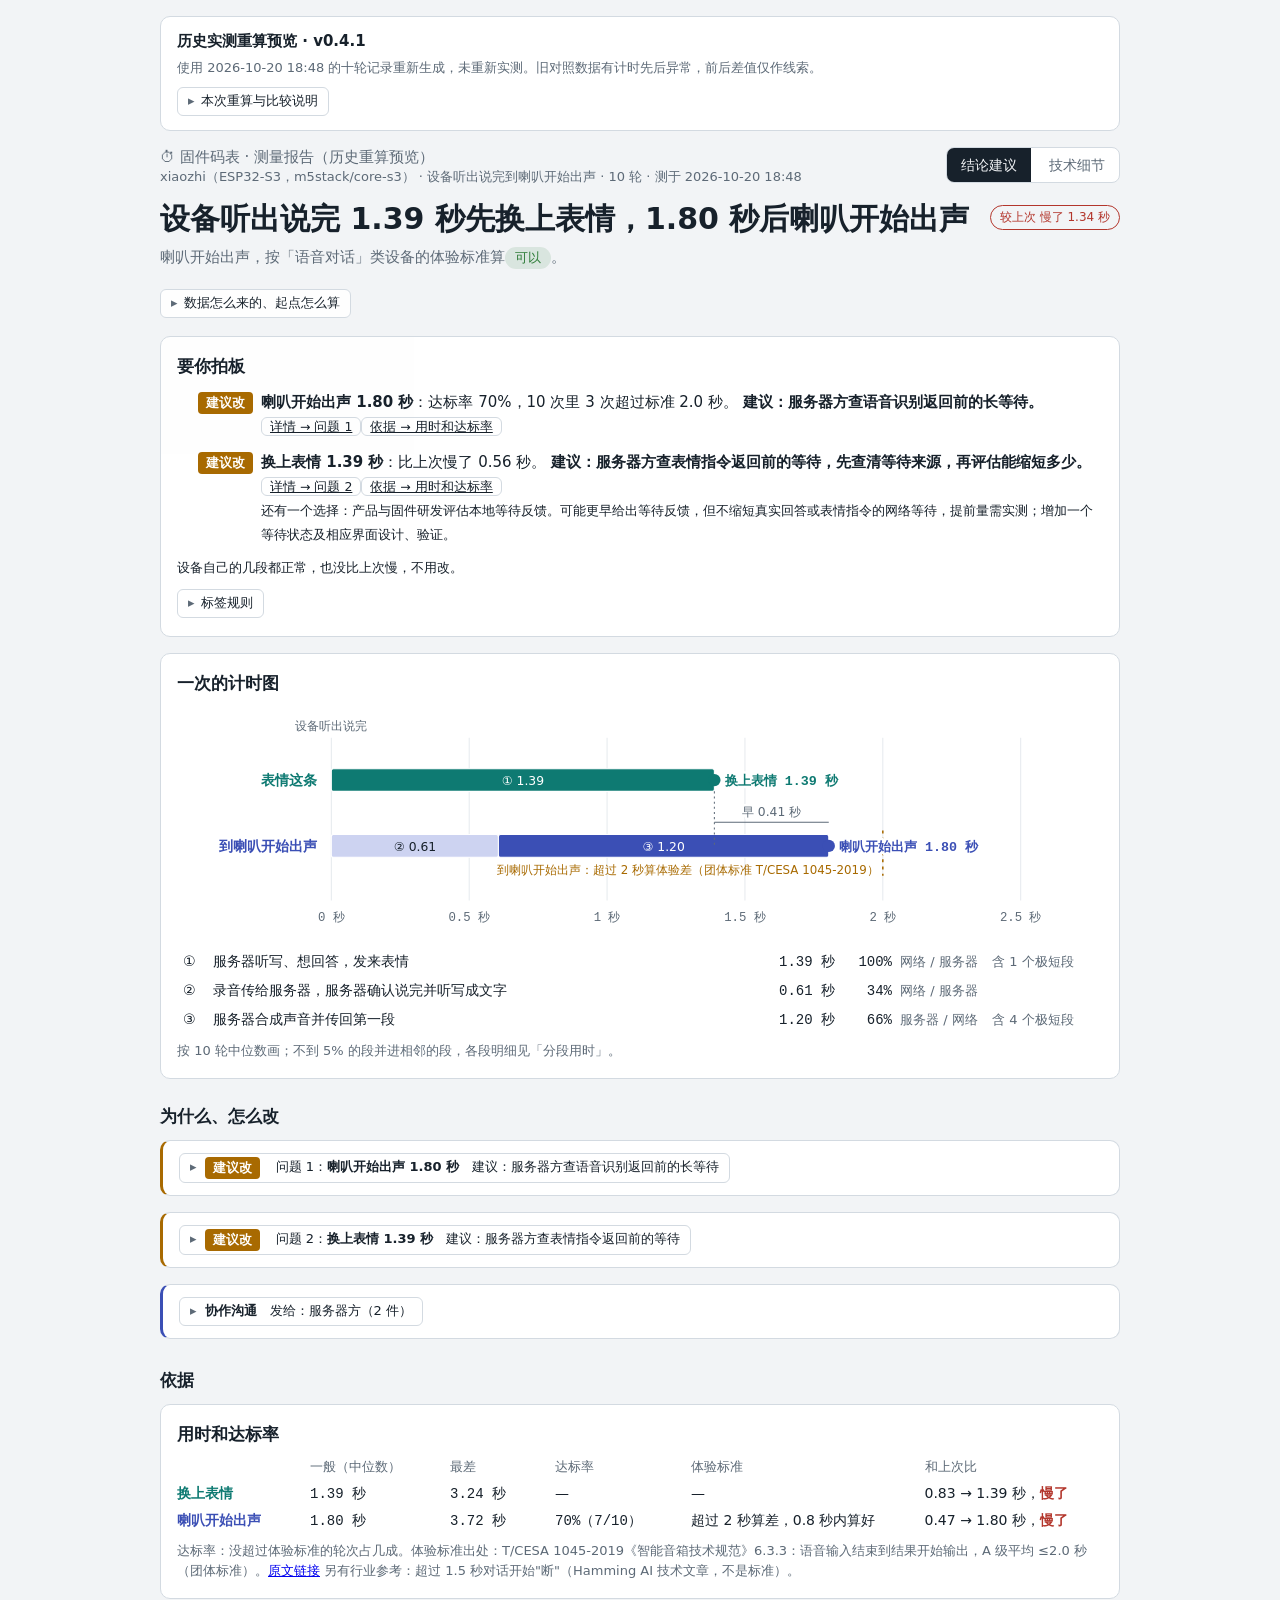
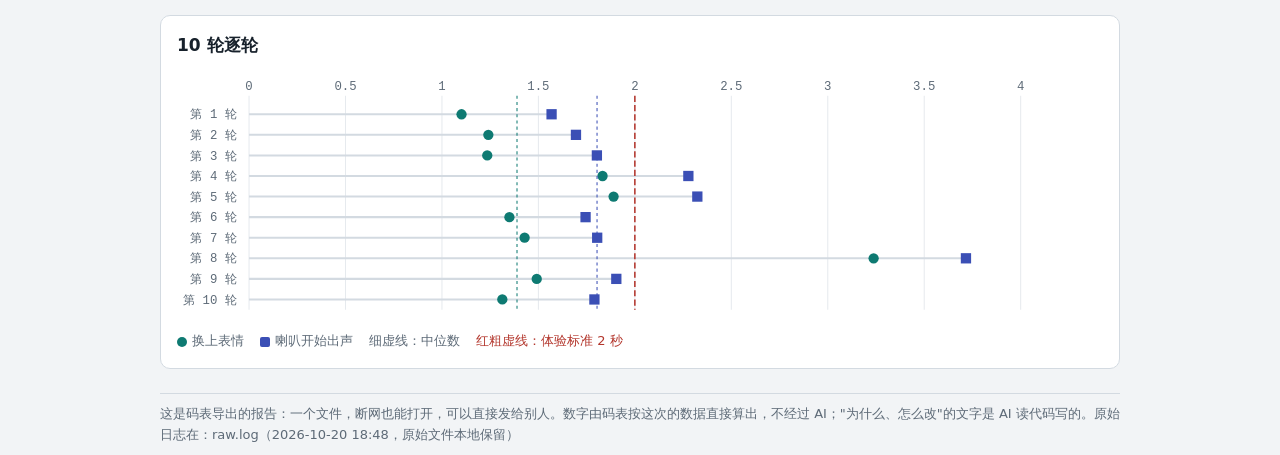
<file: docs/index.html>
<!doctype html>
<html lang="zh-CN">
<head>
  <meta charset="utf-8">
  <meta name="viewport" content="width=device-width, initial-scale=1">
  <meta http-equiv="refresh" content="0; url=示例/小智-说完话到开口.html">
  <title>固件码表 · 完整报告</title>
</head>
<body>
  <p><a href="示例/小智-说完话到开口.html">查看固件码表十轮测量完整报告</a></p>
</body>
</html>
</file>
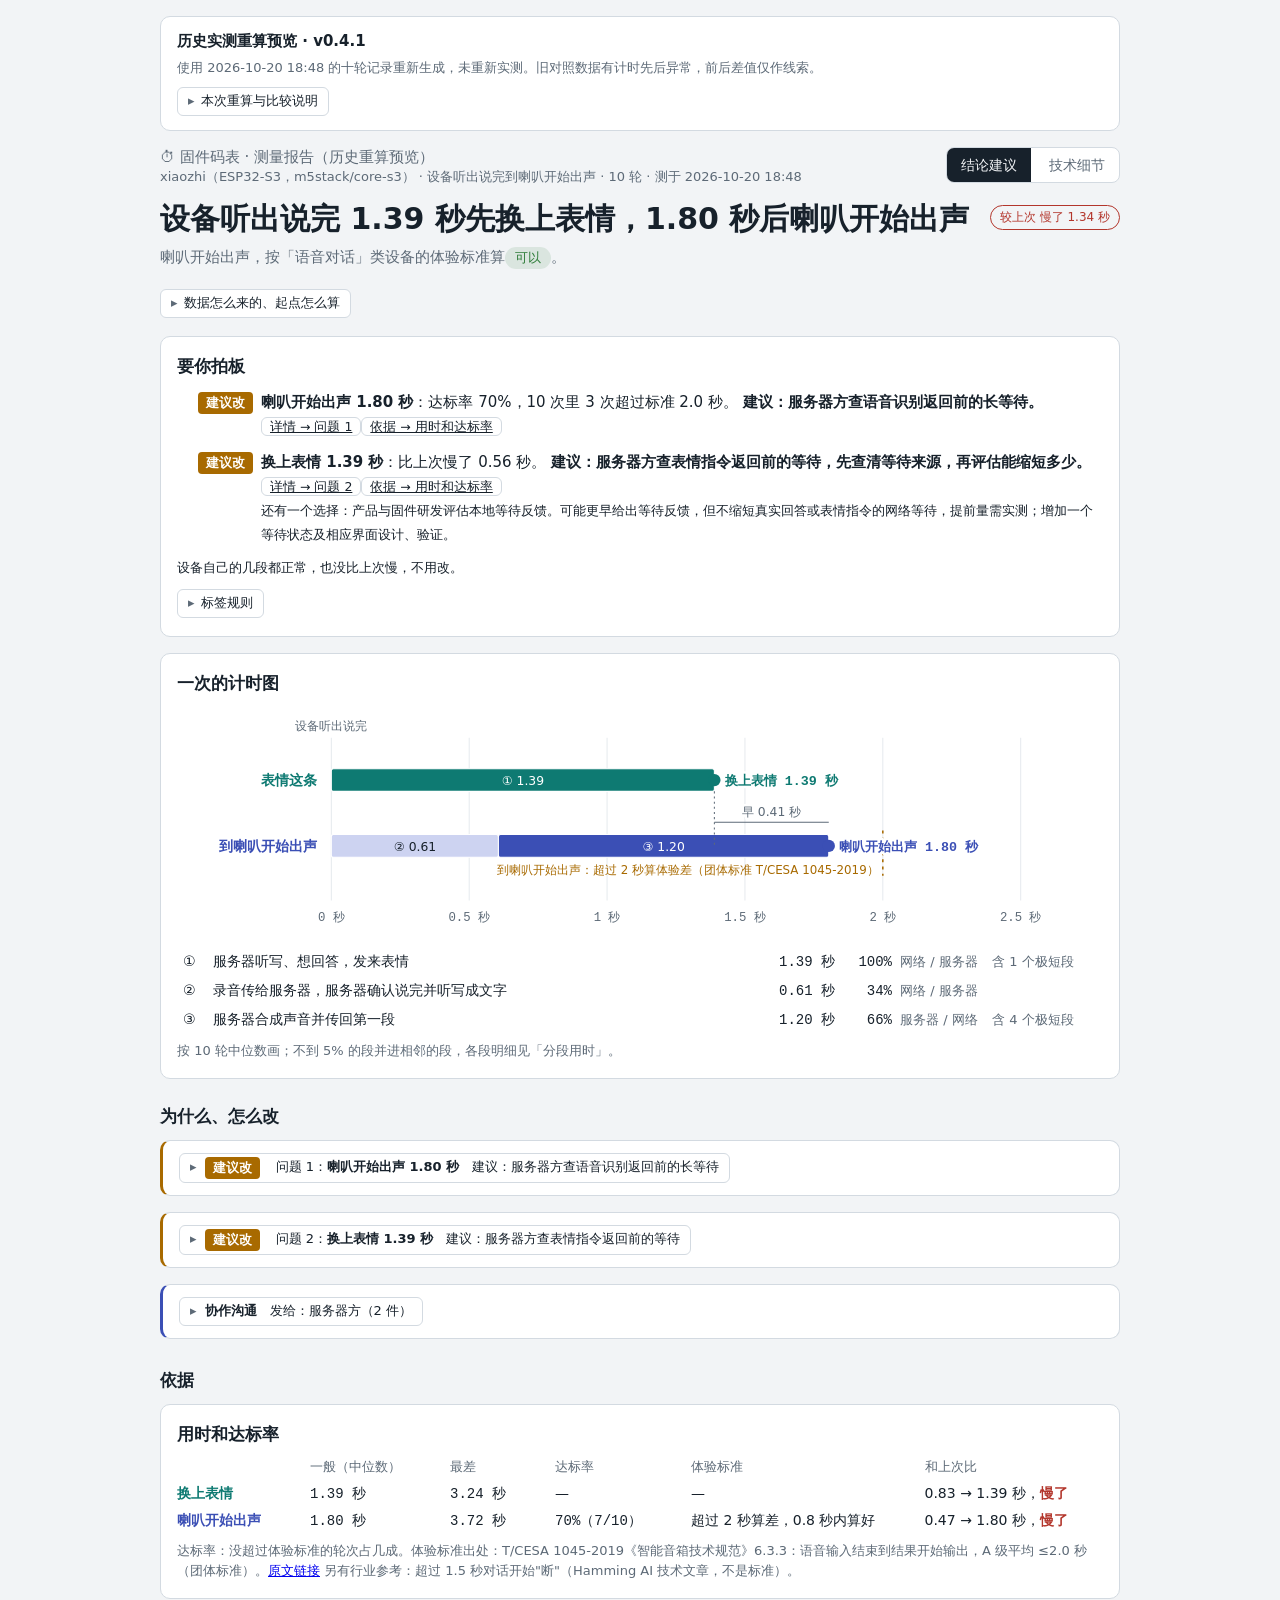
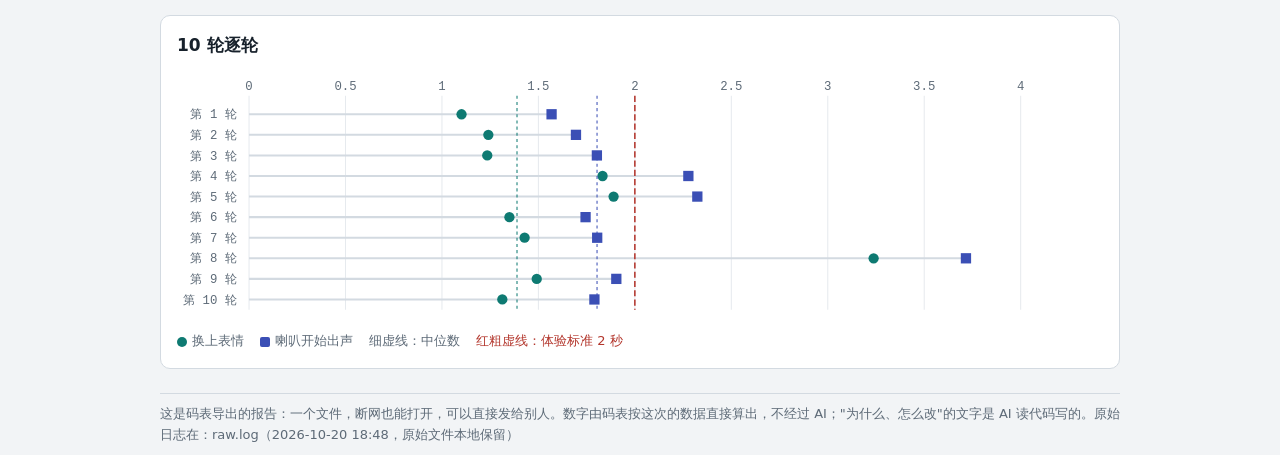
<file: docs/示例/小智-说完话到开口.html>
<!doctype html><html lang="zh-CN"><head><meta charset="utf-8"><meta name="viewport" content="width=device-width,initial-scale=1"><title>码表报告 · xiaozhi（ESP32-S3，m5stack/core-s3） · 设备听出说完到喇叭开始出声 · 10 轮</title><style>/* 布局：仪表读数式，图按通用数据画（起点 + 几条线 + 每条线的段） */
:root{
  --bg:#f2f4f6; --panel:#ffffff; --fg:#17212b; --muted:#5d6a77; --line:#d3dae1; --soft:#e6eaee;
  --face:#0e7a72; --face-soft:#bfe3df; --speak:#3b4fb5; --speak-soft:#cdd3f1;
  --ok:#2f7d3a; --warn:#a86a00; --bad:#b3362c; --bad-soft:#f6dcd8; --est:#8a96a3;
  --sans:"Noto Sans SC","PingFang SC","Microsoft YaHei",system-ui,sans-serif;
  --mono:"JetBrains Mono",ui-monospace,"SFMono-Regular",Menlo,Consolas,monospace;
}
@media (prefers-color-scheme: dark){:root:not([data-theme="light"]){
  --bg:#12171c; --panel:#1a2128; --fg:#e4e9ee; --muted:#9aa7b4; --line:#323c46; --soft:#232c35;
  --face:#4cc3b8; --face-soft:#1d4743; --speak:#8b9cf0; --speak-soft:#2c3460;
  --ok:#6cc27a; --warn:#e0a640; --bad:#f07a6e; --bad-soft:#4a2421; --est:#7c8894; color-scheme:dark}}
:root[data-theme="dark"]{
  --bg:#12171c; --panel:#1a2128; --fg:#e4e9ee; --muted:#9aa7b4; --line:#323c46; --soft:#232c35;
  --face:#4cc3b8; --face-soft:#1d4743; --speak:#8b9cf0; --speak-soft:#2c3460;
  --ok:#6cc27a; --warn:#e0a640; --bad:#f07a6e; --bad-soft:#4a2421; --est:#7c8894; color-scheme:dark}
body{background:var(--bg);color:var(--fg);font-family:var(--sans);font-size:15px;line-height:1.6}
.wrap{max-width:980px;margin:0 auto;padding:20px 16px 60px}
.num{font-family:var(--mono);font-variant-numeric:tabular-nums}
header.top{display:flex;flex-wrap:wrap;gap:12px;align-items:center;justify-content:space-between;margin-bottom:16px}
.crumb{color:var(--muted);font-size:13px}
.crumb b{color:var(--fg);font-weight:500}
.drop{border:1.5px dashed var(--line);border-radius:10px;padding:16px;text-align:center;display:flex;flex-direction:column;gap:4px;align-items:center}
.hiwrap{margin-top:12px}.hiwrap>summary{cursor:pointer}
.list .devrow>button.pill{border:1px solid var(--line);border-radius:6px;padding:4px 10px;background:var(--panel);flex:none;font-size:13px}
.devrow{display:flex;justify-content:space-between;align-items:center;gap:8px;padding:6px 2px 10px;border-bottom:1px solid var(--soft)}
.bigask{display:flex;flex-direction:column;align-items:center;gap:6px;text-align:center;border:2px solid var(--speak);border-radius:12px;padding:18px;margin:12px 0}.bigask b{font-size:24px}.bigask.ok{border-color:var(--ok)}.bigask.ok b{color:var(--ok)}
.bgp{font:inherit;display:inline-flex;align-items:center;gap:6px;font-size:13px;color:var(--fg);border:1px solid var(--line);border-radius:999px;padding:3px 10px;margin-right:8px;cursor:pointer;background:var(--panel)}.bgp.ok{color:var(--ok);border-color:var(--ok);cursor:default}.bgp.warn{color:var(--warn);border-color:var(--warn)}
.bgrow{border-top:1px solid var(--line);margin-top:12px;padding-top:10px;font-size:14px;color:var(--fg)}
.bgjob{border-top:1px solid var(--line);margin-top:12px;padding-top:12px}
.chiprow{display:grid;grid-template-columns:7.5em 1fr;gap:10px;align-items:center;margin-top:8px}.chiprow>.note{white-space:nowrap}
.spin{display:inline-block;width:.9em;height:.9em;border:2px solid var(--line);border-top-color:var(--speak);border-radius:50%;animation:sp 1s linear infinite;vertical-align:-2px}@keyframes sp{to{transform:rotate(360deg)}}
.lnk2{border:1px solid var(--line);border-radius:6px;background:none;font:inherit;color:var(--fg);padding:1px 8px;cursor:pointer}
.mock{display:inline-block;font-size:12px;color:var(--warn);border:1px solid var(--warn);border-radius:4px;padding:0 6px;margin-left:8px}
.seg{display:inline-flex;border:1px solid var(--line);border-radius:8px;overflow:hidden;background:var(--panel)}
.seg button{border:0;background:none;color:var(--muted);font:inherit;font-size:14px;padding:6px 14px;cursor:pointer}
.seg button[aria-pressed="true"]{background:var(--fg);color:var(--bg)}
button:focus-visible{outline:2px solid var(--speak);outline-offset:2px}
h1{font-size:clamp(22px,4vw,30px);line-height:1.35;font-weight:700;margin:0 0 6px;text-wrap:balance}
h2{font-size:17px;margin:0 0 10px;font-weight:700}
.sub{color:var(--muted);margin:0 0 18px}
[hidden]{display:none!important}
.panel{background:var(--panel);border:1px solid var(--line);border-radius:10px;padding:16px}
.stack{display:flex;flex-direction:column;gap:16px}
.grid3{display:grid;grid-template-columns:repeat(auto-fit,minmax(240px,1fr));gap:12px}.grid3>*{min-width:0;overflow-wrap:anywhere}
.chip{display:inline-block;font-size:12.5px;font-weight:500;border-radius:999px;padding:1px 10px;white-space:nowrap}
.c-ok{color:var(--ok);background:color-mix(in srgb,var(--ok) 12%,transparent)}
.c-warn{color:var(--warn);background:color-mix(in srgb,var(--warn) 14%,transparent)}
.c-bad{color:var(--bad);background:var(--bad-soft)}
.c-est{color:var(--est);background:color-mix(in srgb,var(--est) 14%,transparent)}
.tlst{list-style:none;padding:0;margin:8px 0 0;font-size:14px}
.tlst li{display:grid;grid-template-columns:1.6em minmax(0,1fr) 5.5em 3.5em 6em 7.5em;gap:0 8px;padding:3px 6px;border-radius:6px;align-items:baseline}
.tlst .r{text-align:right;white-space:nowrap}
.tlst .ow{color:var(--muted);font-size:13px;font-weight:400}
@media (max-width:640px){.tlst li{grid-template-columns:1.6em minmax(0,1fr) 5em 3em}.tlst .ow{grid-column:2/-1}}
.legend{display:flex;flex-wrap:wrap;gap:6px 16px;font-size:13px;color:var(--muted);margin-top:8px}
.sw{display:inline-block;width:14px;height:8px;border-radius:2px;vertical-align:middle;margin-right:5px}
.scroll{overflow-x:auto}
svg text{font-family:var(--sans)}
table{border-collapse:collapse;width:100%;font-size:14px}
th,td{text-align:left;padding:8px 10px;border-bottom:1px solid var(--soft);vertical-align:top}
th{color:var(--muted);font-weight:500;font-size:13px}
td.r,th.r{text-align:right}
.late{background:var(--bad-soft)}
.stale{border-color:var(--warn);background:color-mix(in srgb,var(--warn) 8%,transparent)}
.decide li{margin-bottom:6px}
.card h3{margin:0 0 6px;font-size:15px;display:flex;gap:8px;align-items:center;flex-wrap:wrap}
.card p{margin:0;color:var(--muted);font-size:14px}
.big{font-size:28px;font-weight:600;line-height:1.2}
.tiers{display:grid;grid-template-columns:auto repeat(5,auto);gap:4px 14px;align-items:baseline;font-size:14px}
.tiers .h{color:var(--muted);font-size:12.5px}
.note{font-size:13px;color:var(--muted)}
@media (prefers-reduced-motion:no-preference){.view{animation:fade .25s ease}@keyframes fade{from{opacity:.4}to{opacity:1}}}
.apphd{position:sticky;top:0;z-index:4;background:var(--bg);border-bottom:1px solid var(--line);margin:0 -16px 12px;padding:10px 16px;display:flex;justify-content:space-between;align-items:center;gap:8px}
.brand{border:0;background:none;font:inherit;font-size:17px;font-weight:600;color:var(--fg);cursor:pointer;padding:0}.apphd-r{display:flex;gap:8px}.apphd .pill[aria-current=page]{border-color:var(--fg);color:var(--fg);font-weight:500}
.flow{list-style:none;margin:0 0 14px;padding:0;display:flex;flex-wrap:wrap;gap:6px;align-items:center;font-size:13.5px}.flow li{display:flex;align-items:center;gap:6px;color:var(--muted)}.flow li+li:before{content:'→';color:var(--line)}
.flow .fs{border:1px solid var(--line);border-radius:999px;padding:3px 10px;background:none;font:inherit;color:inherit}.flow .fs.done{color:var(--ok);border-color:color-mix(in srgb,var(--ok) 40%,transparent);cursor:pointer}.flow .fs.cur{color:var(--panel);background:var(--fg);border-color:var(--fg);font-weight:600}.flow .fs.cur.bad{color:var(--panel);background:var(--bad);border-color:var(--bad)}.flow .fs.goon{color:var(--fg);border-color:var(--fg);border-style:dashed;cursor:pointer}.flow .fs.skip{text-decoration:line-through;opacity:.55}
.why{border-left:3px solid var(--speak);background:var(--panel);padding:10px 14px;border-radius:0 8px 8px 0;font-size:14px;color:var(--muted);margin-bottom:16px}
.why b{color:var(--fg)}
.field{display:flex;flex-direction:column;gap:6px}
.field label{font-size:13px;color:var(--muted)}
.inrow{display:flex;flex-wrap:wrap;gap:8px}
.inrow input{flex:1 1 260px;min-width:0}
input[type=text]{font:inherit;font-size:15px;padding:9px 12px;border:1px solid var(--line);border-radius:8px;background:var(--bg);color:var(--fg)}
.btn{font:inherit;font-size:14.5px;border:1px solid var(--line);background:var(--panel);color:var(--fg);padding:8px 16px;border-radius:8px;cursor:pointer}
.btn.pri{background:var(--fg);color:var(--bg);border-color:var(--fg)}
.btn:hover{border-color:var(--fg)}
.pills{display:flex;flex-wrap:wrap;gap:6px}
.acts{display:flex;flex-wrap:wrap;gap:8px}
.pill{font:inherit;font-size:13px;border:1px solid var(--line);background:var(--panel);color:var(--fg);padding:3px 10px;border-radius:6px;cursor:pointer}.pill:hover{border-color:var(--fg)}
.status{display:flex;flex-wrap:wrap;gap:6px 16px;font-size:13px;color:var(--muted)}
.dot{display:inline-block;width:8px;height:8px;border-radius:50%;margin-right:6px;vertical-align:middle}
.steps{display:flex;flex-direction:column;gap:14px}
.stepn{font-family:var(--mono);font-size:12px;color:var(--muted)}
.proj{display:flex;flex-direction:column;gap:8px;cursor:pointer;text-align:left;font:inherit;color:inherit}
.proj:hover{border-color:var(--fg)}
.proj .k{font-size:12.5px;color:var(--muted)}
.proj .v{font-size:22px;font-weight:600}
.up{color:var(--bad)} .down{color:var(--ok)}
.chat{display:flex;flex-direction:column;gap:10px}
.msg{max-width:42em;padding:10px 14px;border-radius:10px;font-size:14.5px}
.msg.me{align-self:flex-end;background:var(--fg);color:var(--bg)}
.msg.ai{align-self:flex-start;background:var(--soft)}
.drop{border:2px dashed var(--line);border-radius:10px;padding:22px;text-align:center;color:var(--muted)}
.list{display:flex;flex-direction:column}
.list button{display:flex;justify-content:space-between;gap:12px;flex-wrap:wrap;border:0;border-bottom:1px solid var(--soft);background:none;font:inherit;color:inherit;padding:10px 2px;text-align:left;cursor:pointer}
.list button:hover{color:var(--speak)}
.lrow{display:flex;align-items:center;gap:10px;border-bottom:1px solid var(--soft)}.lrow>button[data-open]{flex:1;border-bottom:0}.list .lrow>button.pill{flex:none;border:1px solid var(--line);border-radius:6px;padding:4px 10px;background:var(--panel);font-size:13px;border-bottom:1px solid var(--line)}
.rtstep{display:grid;grid-template-columns:8.5em 4.5em 1fr;gap:4px 10px;align-items:baseline;padding:8px 0;border-bottom:1px solid var(--soft)}.rtstep.skip{opacity:.6}
.rtta{width:100%;min-height:3.2em;font:inherit;padding:8px;border:1px solid var(--soft);border-radius:8px;background:var(--bg);color:inherit;box-sizing:border-box}
.todo{padding:40px 16px;text-align:center;color:var(--muted)}
.modal{position:fixed;inset:0;z-index:10;background:color-mix(in srgb,var(--fg) 45%,transparent);display:flex;align-items:center;justify-content:center;padding:16px}
.dlg{background:var(--panel);border:1px solid var(--line);border-radius:12px;max-width:520px;width:100%;padding:20px;box-shadow:0 12px 40px color-mix(in srgb,var(--fg) 25%,transparent)}
.dlg h2{font-size:19px}
.dlg .acts{display:flex;flex-wrap:wrap;gap:8px;justify-content:flex-end;margin-top:16px}
.kv{display:grid;grid-template-columns:7em 1fr;gap:4px 12px;font-size:14px;margin:10px 0}
.kv dt{color:var(--muted)} .kv dd{margin:0}
.radio{display:flex;flex-direction:column;gap:8px}
.radio label{display:flex;gap:10px;align-items:flex-start;border:1px solid var(--line);border-radius:8px;padding:10px 12px;cursor:pointer}
.radio label:has(input:checked){border-color:var(--fg)}
.radio small{display:block;color:var(--muted);font-size:13px}
.tabs{display:inline-flex;gap:4px;margin-bottom:8px}
.code{font-family:var(--mono);font-size:13px;background:var(--soft);padding:2px 6px;border-radius:4px}
ol.guide{margin:0;padding-left:1.4em;font-size:14px}
ol.guide li{margin-bottom:4px}
ol.isteps{list-style:none;margin:10px 0;padding:0;font-size:14px}
.istep{display:flex;gap:10px;padding:6px 0;color:var(--muted)}
.istep>b{flex:0 0 22px;height:22px;border-radius:50%;display:grid;place-items:center;font-size:12px;background:var(--soft)}
.istep span{flex:1;min-width:0}.istep small{display:block;font-size:12px;color:var(--muted)}
.istep.ok,.istep.cur,.istep.bad{color:var(--fg)}
.istep.ok>b{background:var(--ok);color:#fff}.istep.cur>b{background:var(--speak);color:#fff}.istep.bad>b{background:var(--bad);color:#fff}
.pbar{display:block;height:6px;background:var(--soft);border-radius:3px;margin-top:4px;overflow:hidden}.pbar i{display:block;height:100%;background:var(--speak);transition:width .4s}
.ilog{display:flex;gap:8px;align-items:center;flex-wrap:wrap;background:var(--soft);border-radius:6px;padding:6px 10px;margin-bottom:8px}
.ilog code{font-family:var(--mono);font-size:12px;flex:1;min-width:0;overflow-wrap:anywhere}
.srow{display:flex;justify-content:space-between;gap:10px;flex-wrap:wrap;padding:6px 0;border-bottom:1px solid var(--soft);font-size:14px}
.srow2{display:grid;grid-template-columns:auto 1fr auto;gap:10px;align-items:start;padding:10px 0;border-bottom:1px solid var(--soft)}
.srow2.off,.cseg.off{opacity:.4}.srow2 .ck{display:flex;gap:6px;align-items:center}
.c-warn{color:var(--warn);background:color-mix(in srgb,var(--warn) 12%,transparent)}.c-face{color:var(--face);background:color-mix(in srgb,var(--face) 12%,transparent)}
.c-speak{color:var(--speak);background:color-mix(in srgb,var(--speak) 12%,transparent)}.c-gray{color:var(--muted);background:var(--soft)}
.detail{background:var(--soft);border-radius:8px;padding:10px 12px}
.h3{font-size:15px;margin:14px 0 6px;display:flex;gap:6px;align-items:center}
.cseg{display:flex;gap:10px;padding:6px 0}.cbar{flex:0 0 6px;border-radius:3px}
.diff{font-family:var(--mono);font-size:12.5px;background:var(--soft);border-radius:6px;padding:8px 10px;overflow-x:auto;margin:8px 0;line-height:1.6}
.diff .add{color:var(--ok)}.diff .more{color:var(--muted)}
.vcards{display:grid;grid-template-columns:repeat(auto-fit,minmax(220px,1fr));gap:10px}
.vcard{border:1px solid var(--line);border-radius:8px;padding:12px}.vcard.on{border-color:var(--ok)}.vcard h3{margin:0 0 4px;font-size:16px}
details.mapbox summary{cursor:pointer;list-style-position:inside}
.rtab{width:100%;border-collapse:collapse;font-size:14px}.rtab th{text-align:left;font-weight:500;color:var(--muted);border-bottom:1px solid var(--line);padding:6px 4px}.rtab td{border-bottom:1px solid var(--soft);padding:6px 4px}.rtab tr.off{opacity:.55}
.phs{display:flex;flex-wrap:wrap;justify-content:center;gap:6px;font-size:14px;color:var(--muted);margin-bottom:14px}.phs b{font-weight:400}.phs .ok{color:var(--ok)}.phs .cur{color:var(--fg);font-weight:600}
.okbar{background:color-mix(in srgb,var(--ok) 12%,var(--panel));border:1px solid var(--ok);border-radius:8px;padding:10px 14px;color:var(--fg);font-weight:600}
.sq[data-tip]{cursor:help}.sq[data-tip]:hover,.sq[data-tip]:focus{outline:2px solid var(--fg);outline-offset:1px}
#tip{position:fixed;z-index:60;pointer-events:none;background:var(--panel);color:var(--fg);border:1px solid var(--line);border-radius:8px;padding:8px 10px;font-size:13px;line-height:1.6;box-shadow:0 4px 14px rgba(0,0,0,.15);max-width:320px}
.hit{cursor:help}
.cform{display:grid;grid-template-columns:8em 1fr;gap:16px;margin:16px 0 4px;padding-top:14px;border-top:1px solid var(--line)}.cform dt{font-weight:600;font-size:14px;padding-top:4px}.cform dd{margin:0;min-width:0}
@media (max-width:600px){.cform{grid-template-columns:1fr;gap:4px}.cform dd{margin-bottom:12px}}
.tgl{display:inline-flex;align-items:center;gap:8px;background:none;border:0;font:inherit;font-size:14px;color:var(--fg);cursor:pointer;padding:2px 0}.tgl .trk{width:38px;height:22px;border-radius:11px;background:var(--line);position:relative;transition:background .15s}.tgl .trk::after{content:'';position:absolute;left:3px;top:3px;width:16px;height:16px;border-radius:50%;background:#fff;transition:left .15s;box-shadow:0 1px 2px rgba(0,0,0,.3)}.tgl[aria-checked="true"] .trk{background:var(--ok)}.tgl[aria-checked="true"] .trk::after{left:19px}.tgl:focus-visible{outline:2px solid var(--fg);outline-offset:2px;border-radius:6px}
.errbox{border:1px solid var(--bad);border-left-width:4px;border-radius:8px;padding:10px 14px;background:color-mix(in srgb,var(--bad) 6%,var(--panel));color:var(--fg);font-size:14px;line-height:1.7}
.sqs{display:flex;flex-wrap:wrap;justify-content:center;gap:5px;margin:8px 0}.sq{display:inline-block;width:18px;height:18px;border-radius:4px;border:1px solid var(--line)}.sq.bad{background:repeating-linear-gradient(45deg,var(--warn) 0 2px,transparent 2px 6px);border-color:var(--warn)}
.pickrow{display:flex;flex-wrap:wrap;gap:10px;align-items:center;margin-top:10px}.pickrow label{display:flex;gap:6px;align-items:center;font-size:14px}.pickrow select{font:inherit;font-size:14px;padding:4px 8px;border:1px solid var(--line);border-radius:6px;background:var(--panel);color:var(--fg)}
.tcards{display:grid;grid-template-columns:repeat(auto-fit,minmax(160px,1fr));gap:10px}.tcard{border:1px solid var(--line);border-radius:8px;padding:10px 12px;display:flex;flex-direction:column;gap:2px}.tcard b{font-size:24px}
.chat{display:flex;flex-direction:column;gap:8px}.msg{max-width:85%;padding:8px 12px;border-radius:10px;font-size:14px;line-height:1.6}.msg.you{align-self:flex-end;background:var(--speak-soft)}.msg.ai{align-self:flex-start;background:var(--soft)}
.ruler{display:grid;grid-template-columns:minmax(180px,1fr) minmax(260px,1.6fr);gap:12px;align-items:center;padding:10px 0;border-bottom:1px solid var(--soft)}
@media (max-width:640px){.ruler{grid-template-columns:1fr}}
details.panel>summary{list-style-position:inside}
details.manual{margin-top:8px}
.lvtag{display:inline-block;flex:0 0 auto;font-size:12.5px;font-weight:700;border-radius:4px;padding:1px 8px;margin-right:8px;white-space:nowrap}
.lv-must{background:var(--bad);color:#fff}.lv-should{background:var(--warn);color:#fff}.lv-ok{background:var(--soft);color:var(--muted)}.lv-none{background:transparent;color:var(--muted);box-shadow:inset 0 0 0 1px var(--muted)}
ul.decide{list-style:none;padding:0;margin:0}ul.decide li{display:flex;align-items:flex-start;gap:0;margin-bottom:12px}
.src{font-size:13px;color:var(--muted)}
.lnk{font:inherit;font-size:12.5px;border:1px solid var(--line);background:var(--panel);color:var(--fg);padding:1px 8px;border-radius:6px;cursor:pointer;margin:2px 0}.lnk:hover{border-color:var(--fg)}
details.lvwhy{margin-top:8px}
.wk{display:inline-block;font-size:12.5px;font-weight:700;border-radius:4px;padding:0 8px}
.wk-s{background:color-mix(in srgb,var(--ok) 16%,transparent);color:var(--ok)}.wk-m{background:color-mix(in srgb,var(--warn) 16%,transparent);color:var(--warn)}.wk-l{background:var(--bad-soft);color:var(--bad)}.wk-u{background:var(--soft);color:var(--muted)}
.rdot{display:inline-block;width:9px;height:9px;border-radius:50%;background:var(--bad);margin-right:6px;vertical-align:middle}
.lights{display:flex;flex-wrap:wrap;gap:6px 10px;align-items:center;font-size:14.5px;margin:8px 0 14px}.lsep{color:var(--line)}
.miss{outline:2px solid var(--bad)!important;outline-offset:3px;border-radius:10px}
.toast{position:fixed;left:50%;transform:translateX(-50%);top:90px;z-index:30;padding:12px 22px;border-radius:10px;border:1px solid var(--ok);background:var(--panel);color:var(--fg);font-size:15px;box-shadow:0 8px 28px color-mix(in srgb,var(--fg) 25%,transparent)}
.dlg{max-height:88vh;overflow:auto}
.found{margin:6px 0 10px;padding-left:1.4em;font-size:14px}.found li{margin:2px 0}
.edit{margin:8px 0 4px 34px;padding:10px 12px;border:1px solid var(--line);border-radius:8px;background:var(--soft)}.edit .inrow{margin:6px 0}.edit label{font-size:13.5px;color:var(--muted)}
.dlist .drow{display:grid;grid-template-columns:2em 1fr auto;gap:8px;align-items:center;padding:8px 0;border-bottom:1px solid var(--line)}.dlist pre{grid-column:2/4;margin:4px 0 0}
.need{outline:2px solid var(--warn)!important;outline-offset:3px;border-radius:8px}
/* 点不了的按钮明显发灰；"还差：……"小字放在按钮正下方（决策 143） */
.btn.pri[aria-disabled="true"],.btn[aria-disabled="true"],.btn:disabled,.btn.pri:disabled{background:var(--soft);color:var(--muted);border-color:var(--line);cursor:not-allowed;opacity:.6;box-shadow:none}
.needwrap{display:inline-flex;flex-direction:column;align-items:flex-end;gap:3px;vertical-align:top}
.needwrap .gate{color:var(--warn);font-size:12px;line-height:1.3;white-space:nowrap}.gate.hit{font-weight:600}
.stepcard{border:1px solid var(--line);border-radius:10px;background:var(--panel);padding:12px 16px;margin:0 0 14px}
.stepcard .sc-hd{display:flex;flex-wrap:wrap;gap:4px 12px;align-items:baseline;margin-bottom:6px}.stepcard .sc-hd b{font-size:16px}
.stepcard dl{display:grid;grid-template-columns:5em 1fr;gap:4px 10px;margin:0;font-size:14.5px}.stepcard dt{color:var(--muted)}.stepcard dd{margin:0}
.stepcard dd.sc-todo{font-weight:600}
@media (max-width:560px){.stepcard dl{grid-template-columns:1fr}.stepcard dt{margin-top:4px}}
.flash{animation:hl 1.6s ease}@keyframes hl{0%,40%{box-shadow:0 0 0 3px var(--speak)}100%{box-shadow:none}}
details:not(.panel):not(.mapbox)>summary{display:inline-flex;align-items:center;gap:6px;border:1px solid var(--line);border-radius:6px;padding:3px 10px;font-size:13px;color:var(--fg);background:var(--panel);cursor:pointer;list-style:none;margin:2px 0}
details:not(.panel):not(.mapbox)>summary::-webkit-details-marker{display:none}
details:not(.panel):not(.mapbox)>summary::before{content:'▸';color:var(--muted)}details[open]:not(.panel):not(.mapbox)>summary::before{content:'▾'}
details:not(.panel):not(.mapbox)>summary:hover{border-color:var(--fg)}
.why p{margin:0 0 4px}.why p:last-child{margin:0}
ul.notes{margin:6px 0 0;padding-left:1.2em;font-size:13px;color:var(--muted)}ul.notes li{margin-bottom:3px}
table.num td.r,table.num th.r{white-space:nowrap}
.todo1{border:1px solid var(--line);border-radius:8px;margin-top:10px;overflow:hidden}.todoh{display:flex;justify-content:space-between;align-items:center;gap:8px;flex-wrap:wrap;padding:8px 12px;background:var(--soft)}
.pill.copy{display:inline-flex;align-items:center;gap:5px}.pill.copy.done{color:var(--ok);border-color:var(--ok)}
.todo1 pre{white-space:pre-wrap;margin:0;padding:12px;font-size:13.5px;font-family:var(--sans);background:var(--bg)}
.optdev{border-left:3px solid var(--line);padding:4px 0 4px 10px;margin-top:8px}.optdev.on{border-left-color:var(--ok)}

#verseg{margin-left:auto}#v-exp{padding:6px 14px;font-size:14px}

/* 选板子：输入框下面直接列出匹配的板子（决策 104） */
.bpick{position:relative;max-width:34em}
.bpick input{width:100%;box-sizing:border-box}
.bdrop{position:absolute;left:0;right:0;top:calc(100% + 4px);z-index:20;max-height:16em;overflow:auto;background:var(--card,var(--bg));border:1px solid var(--line);border-radius:8px;box-shadow:0 6px 20px rgba(0,0,0,.12)}
.bopt{padding:8px 10px;cursor:pointer;font-size:14.5px}
.bopt.hi,.bopt:hover{background:var(--bg2,rgba(0,0,0,.05))}
.bopt[aria-selected="true"]{font-weight:600}
.bopt.off{color:var(--muted);cursor:not-allowed}.bopt.off:hover{background:none}

/* 正在做的那一步：序号外面转圈（决策 105） */
.istep.cur>b{position:relative}
.istep.cur>b::after{content:"";position:absolute;inset:-4px;border:2px solid transparent;border-top-color:var(--speak);border-right-color:var(--speak);border-radius:50%;animation:sp 1s linear infinite}
@media (prefers-reduced-motion:reduce){.istep.cur>b::after{animation-duration:3s}}

.logtail{max-height:18em;overflow:auto;background:var(--soft);border-radius:6px;padding:8px 10px;font:12px/1.5 var(--mono);white-space:pre-wrap;overflow-wrap:anywhere;margin:0 0 8px}

/* 选好板子：框里是全称，前面一个对勾（决策 120） */
.bpick.picked input{border-color:var(--ok);padding-left:2em;font-weight:600}
.bpick.picked::before{content:"✓";position:absolute;left:.7em;top:50%;transform:translateY(-50%);color:var(--ok);font-weight:700;pointer-events:none}

/* 提示的颜色跟着内容走（决策 129） */
.toast{display:flex;gap:12px;align-items:flex-start;max-width:min(92vw,560px)}
.toast.t-ok{border-color:var(--ok)}
.toast.t-bad{border-color:var(--bad);border-width:2px;background:color-mix(in srgb,var(--bad) 7%,var(--panel))}
.toast.t-warn{border-color:var(--warn)}
.toast .tclose{border:0;background:none;font-size:20px;line-height:1;cursor:pointer;color:var(--muted);padding:0 2px}

/* 计时图的字垫一层底色：1.5 秒那条竖线不压住字（决策 137） */
svg text.halo{paint-order:stroke;stroke:var(--panel);stroke-width:5px;stroke-linejoin:round}
/* 一排按钮里有一个带"还差"小字：同排的按钮按顶部对齐，不被拉高（决策 143） */
:has(> .needwrap){align-items:flex-start}
/* 技术细节表"谁负责"列留够宽度（"服务器大模型"六个字一行放下），不被挤成一个字一行 */
th.own,td.own{min-width:6.5em}
/* 分段用时：多了"上次"一栏后段名别被挤成两三个字一行 */
th.segn{min-width:9em}
/* 分段用时表（10-19 用户：桌面宽度出了横向滚动条）：格子左右留白收一点；"最小～最大""合理"在"～"后面可以换行，
   "上次"一栏数字下面那句可以换行；数字本身不拆开。手机宽度放不下时外面的 .scroll 照旧横向滚动 */
table.segtab th,table.segtab td{padding:8px 6px}
table.num.segtab td.r.wrap{white-space:normal}
table.segtab .chip{margin:0 0 3px}
table.segtab th.segn{width:11em}                                  /* 段名最多占这么宽，多的换行，把地方让给数字 */
table.segtab td.wrap .note,table.segtab td.wrap .up,table.segtab td.wrap .down{white-space:nowrap}  /* "在正常波动内"这类一句不拆开 */
.tipname{text-decoration:underline dotted;text-underline-offset:3px;cursor:help}  /* 悬停看包含哪几段 */
/* 首页预计总耗时（精简流程，决策 158） */
.estbox{border:1px solid var(--line);border-radius:10px;padding:12px 14px;margin:12px 0}
.estgrid{display:grid;grid-template-columns:repeat(auto-fit,minmax(150px,1fr));gap:8px}
.estgrid>div{border:1px solid var(--soft);border-radius:8px;padding:8px 10px;display:flex;flex-direction:column}
.estgrid b{font-size:20px}
.estgrid .hum{border-color:var(--speak)}.estgrid .hum b{color:var(--speak)}
/* 测量页（决策 158）：执行进度 + 当前要做的事 */
.bigask .lab{font-size:13px;color:var(--speak);font-weight:500}.bigask.auto{border-color:var(--line)}.bigask.auto .lab{color:var(--muted)}
.runtl{list-style:none;margin:0;padding:0}
.runtl li{display:grid;grid-template-columns:22px 1fr auto;gap:10px;align-items:start;padding:8px 0;border-bottom:1px solid var(--soft);font-size:14px}
.runtl li:last-child{border-bottom:0}
.runtl .tdot{width:14px;height:14px;border-radius:50%;border:2px solid var(--line);margin-top:4px}
.runtl li.done .tdot{background:var(--ok);border-color:var(--ok)}
.runtl li.doing .tdot{border-color:var(--speak);border-top-color:transparent;animation:rspin 1s linear infinite}
.runtl li.err .tdot{background:var(--bad);border-color:var(--bad)}
.runtl li.wait{color:var(--muted)}
.runtl .who{font-size:12px;border-radius:4px;padding:0 6px;margin-left:6px;border:1px solid var(--line);color:var(--muted)}
.runtl .who.hum{color:var(--speak);border-color:var(--speak)}
@keyframes rspin{to{transform:rotate(360deg)}}
.src .lnk{display:inline-block;line-height:1.5;vertical-align:baseline}.decide .src{display:inline-block;line-height:2}

.fold{margin:6px 0 0}.fold summary{cursor:pointer;color:var(--muted,#888);font-size:12px;list-style:none}.fold summary::before{content:'▸ '}.fold[open] summary::before{content:'▾ '}.fold summary::-webkit-details-marker{display:none}
.titlerow{display:flex;align-items:flex-start;justify-content:space-between;gap:12px}.titlerow h1{flex:1}.vstag{flex:none;margin-top:6px;font-size:12px;padding:2px 9px;border-radius:999px;border:1px solid var(--line);color:var(--muted);white-space:nowrap;cursor:help}.vstag.up{color:var(--bad);border-color:var(--bad)}.vstag.down{color:var(--ok,#2f7d4f);border-color:currentColor}
.tip{position:relative;cursor:help;outline:none}.tipbox{position:absolute;left:0;top:calc(100% + 6px);z-index:30;width:max-content;max-width:320px;background:#1f2937;color:#fff;font-size:12px;font-style:normal;font-weight:400;line-height:1.55;text-align:left;white-space:normal;padding:8px 11px;border-radius:8px;box-shadow:0 4px 14px rgba(0,0,0,.2);opacity:0;visibility:hidden;pointer-events:none;transition:opacity .12s}.tip-r .tipbox{left:auto;right:0}.tip:hover .tipbox,.tip:focus .tipbox{opacity:1;visibility:visible}
.decide .tagcol{flex:none;width:5.6em;text-align:right}.decide.rules li{margin-bottom:6px;font-size:13.5px}.decide .lnk{white-space:nowrap}
/* 技术细节（10-21）：按线分组的组头；"展开代码"在这段下面整行显示，不撑宽表格 */
table.segtab tr.grp td{background:var(--soft);padding:8px 6px}
table.segtab .codebtn{margin-top:4px;font-size:12px;padding:1px 10px}
table.segtab tr.coderow td{padding-top:0}
pre.codectx{margin:0;padding:8px;background:var(--soft);border-radius:6px;font-size:12px;line-height:1.5;white-space:pre;overflow-x:auto}
pre.codectx i{font-style:normal;color:var(--muted);display:inline-block;width:3.2em;text-align:right;margin-right:10px;user-select:none}
pre.codectx .hit{display:inline-block;min-width:100%;background:color-mix(in srgb,var(--warn) 18%,transparent);font-weight:600}
/* 10-21 用户：1848 那份出了横向滚动条。路径、函数名在 / 和 :: 处换行（app.js 的 brk），别的列不硬撑 */
table.segtab td .code{white-space:normal}
.rsbox{position:fixed;left:50%;top:42%;transform:translate(-50%,-50%);z-index:31;display:flex;gap:12px;align-items:flex-start;max-width:min(92vw,460px);padding:18px 26px;border-radius:12px;border:1px solid var(--warn);background:var(--panel);color:var(--fg);font-size:16px;line-height:1.6;box-shadow:0 10px 36px color-mix(in srgb,var(--fg) 28%,transparent)}
.rsbox[hidden]{display:none}.rsbox.t-ok{border-color:var(--ok)}.rsbox.t-bad{border-color:var(--bad);border-width:2px;background:color-mix(in srgb,var(--bad) 7%,var(--panel))}
.rsbox .tclose{border:0;background:none;font-size:20px;line-height:1;cursor:pointer;color:var(--muted);padding:0 2px}

.exphead{display:flex;justify-content:space-between;align-items:flex-start;gap:12px;flex-wrap:wrap;margin:16px 0 8px}.exphead h1{font-size:15px;margin:0;color:var(--muted);font-weight:500}.ck{font-size:16px;margin-right:4px}
.expnote{font-size:13px;color:var(--muted);border-top:1px solid var(--line);margin-top:24px;padding-top:10px}
@media print{.tabs{display:none}#v-dev-body{display:block!important;page-break-before:always}}</style></head>
<body><div class="wrap" style="max-width:960px;margin:0 auto;padding:0 16px">
<aside class="panel" aria-label="重算说明" style="margin:16px 0 8px;padding:12px 16px"><b>历史实测重算预览 · v0.4.1</b><p class="note" style="margin:5px 0 0">使用 2026-10-20 18:48 的十轮记录重新生成，未重新实测。旧对照数据有计时先后异常，前后差值仅作线索。</p><details class="fold"><summary>本次重算与比较说明</summary><p class="note">数字按本次十轮原始时间戳独立复核，未改计时点、未删除慢轮。界面和判定使用已发布的 v0.4.1；原因与方案由 Codex 根据本次数据和匹配源码重新整理，不沿用其他测量的秒数。软件记录的是设备察觉输入结束、接收数据和调用播放接口的时刻，不能等同于独立麦克风测得的实际出声。上次 13:36 的样本含负段，不能单凭报告的前后差值认定固件性能退化。</p></details></aside><div class="exphead"><div><h1>⏱ 固件码表 · 测量报告（历史重算预览）</h1><div class="note">xiaozhi（ESP32-S3，m5stack/core-s3） · 设备听出说完到喇叭开始出声 · 10 轮 · 测于 2026-10-20 18:48</div></div>
<div class="tabs seg" role="group" aria-label="报告版本"><button id="tb-b" aria-pressed="true" onclick="sw('b')">结论建议</button><button id="tb-d" aria-pressed="false" onclick="sw('d')">技术细节</button></div></div>
<div id="v-boss-body"><div class="view"><div class="stack"><div><div class="titlerow"><h1>设备听出说完 1.39 秒先换上表情，1.80 秒后喇叭开始出声</h1><span class="vstag tip tip-r up" tabindex="0">较上次 慢了 1.34 秒<i class="tipbox">和上一次测量（2026-10-20 13:36，10 轮）比中位数：<br>换上表情 0.83 → 1.39 秒，慢了 0.56 秒<br>喇叭开始出声 0.47 → 1.80 秒，慢了 1.34 秒<br>差要同时大于 0.1 秒和上次的 10%，才算快了、慢了。</i></span></div><p class="sub">喇叭开始出声，按「语音对话」类设备的体验标准算<span class="chip tip c-ok" tabindex="0">可以<i class="tipbox">及格线 2 秒，已达到；理想水平 0.8 秒，还差 1.00 秒</i></span>。</p><details class="fold"><summary>数据怎么来的、起点怎么算</summary><p class="note" style="margin:4px 0 0">数据检查：用了 10 轮，都是完整收齐、计时点先后正常的，没有丢掉的。数字都是码表按这些轮算的，不经过 AI。</p><p class="note" style="margin:4px 0 0">起点是「设备听出说完」，是设备自己察觉的时刻。人实际做完的那一刻还要早，按「语音对话」类设备约 0.2～0.3 秒（估计，不是标准：设备要先听到一小段安静，才判断你说完），还没核对过；实际等的时间会比报告里长一点。</p></details></div>
  <section class="panel"><h2>要你拍板</h2><ul class="decide"><li><span class="tagcol"><span class="lvtag lv-should">建议改</span></span><span><b>喇叭开始出声 1.80 秒</b>：达标率 70%，10 次里 3 次超过标准 2.0 秒。 <b>建议：服务器方查语音识别返回前的长等待。</b>　<a href="#fix-0" class="lnk">详情 → 问题 1</a><a href="#sec-tiers" class="lnk">依据 → 用时和达标率</a></span></li><li><span class="tagcol"><span class="lvtag lv-should">建议改</span></span><span><b>换上表情 1.39 秒</b>：比上次慢了 0.56 秒。 <b>建议：服务器方查表情指令返回前的等待，先查清等待来源，再评估能缩短多少。</b>　<a href="#fix-1" class="lnk">详情 → 问题 2</a><a href="#sec-tiers" class="lnk">依据 → 用时和达标率</a><br><span class="note" style="color:var(--fg)">还有一个选择：产品与固件研发评估本地等待反馈。可能更早给出等待反馈，但不缩短真实回答或表情指令的网络等待，提前量需实测；增加一个等待状态及相应界面设计、验证。</span></span></li></ul><p class="note" style="margin:6px 0 0;color:var(--fg)">设备自己的几段都正常，也没比上次慢，不用改。</p>
  <details class="lvwhy"><summary>标签规则</summary><p class="note" style="margin:8px 0">数字和标签由码表按规则算，"为什么、怎么改"由 AI 读代码写。</p><ul class="decide rules">
  <li><span class="tagcol"><span class="lvtag lv-must">出错</span></span><span>功能出错，不看快慢。</span></li>
  <li><span class="tagcol"><span class="lvtag lv-must">必须改</span></span><span>达标率 &lt; 50%，或超过标准 1.5 倍的轮次 &gt; 10%。</span></li>
  <li><span class="tagcol"><span class="lvtag lv-should">建议改</span></span><span>达标率 &lt; 90%，或比上次慢 0.1 秒且 10% 以上。</span></li>
  <li><span class="tagcol"><span class="lvtag lv-none">未判</span></span><span>没有体验标准，也没有上次可比。</span></li></ul><p class="note" style="margin:4px 0 0">达标率：这几轮里没超过体验标准的占几成。测不满 10 轮时只按达标率 &lt; 50% 判。</p></details></section>
  <section class="panel" id="sec-tl"><h2>一次的计时图</h2><div class="scroll"><svg viewBox="0 0 900 218" style="min-width:640px;width:100%" role="img" aria-label="计时图"><line x1="150" x2="150" y1="30" y2="188" stroke="var(--soft)"></line><text x="150" y="208" text-anchor="middle" font-size="12" fill="var(--muted)" class="num">0 秒</text><line x1="284" x2="284" y1="30" y2="188" stroke="var(--soft)"></line><text x="284" y="208" text-anchor="middle" font-size="12" fill="var(--muted)" class="num">0.5 秒</text><line x1="418" x2="418" y1="30" y2="188" stroke="var(--soft)"></line><text x="418" y="208" text-anchor="middle" font-size="12" fill="var(--muted)" class="num">1 秒</text><line x1="552" x2="552" y1="30" y2="188" stroke="var(--soft)"></line><text x="552" y="208" text-anchor="middle" font-size="12" fill="var(--muted)" class="num">1.5 秒</text><line x1="686" x2="686" y1="30" y2="188" stroke="var(--soft)"></line><text x="686" y="208" text-anchor="middle" font-size="12" fill="var(--muted)" class="num">2 秒</text><line x1="820" x2="820" y1="30" y2="188" stroke="var(--soft)"></line><text x="820" y="208" text-anchor="middle" font-size="12" fill="var(--muted)" class="num">2.5 秒</text><line x1="686" x2="686" y1="120" y2="164" stroke="var(--warn)" stroke-dasharray="3 4" stroke-width="1.5"></line><text x="682" text-anchor="end" y="162" font-size="11.5" fill="var(--warn)">到喇叭开始出声：超过 2 秒算体验差（团体标准 T/CESA 1045-2019）</text><text x="150" y="22" text-anchor="middle" font-size="12" fill="var(--muted)">设备听出说完</text><text x="136" y="76" text-anchor="end" font-size="14" font-weight="700" fill="var(--face)">表情这条</text><g><rect x="150" y="60" width="372.27826400000004" height="22" fill="var(--face)" stroke="var(--panel)" stroke-width="1" rx="2"></rect><text x="336.139132" y="76" text-anchor="middle" font-size="12" fill="#fff" style="font-variant-numeric:tabular-nums">① 1.39</text></g><circle cx="522.278264" cy="71" r="6" fill="var(--face)"></circle><text x="532.278264" y="76" font-size="13" font-weight="700" fill="var(--face)" class="num halo">换上表情 1.39 秒</text><text x="136" y="140" text-anchor="end" font-size="14" font-weight="700" fill="var(--speak)">到喇叭开始出声</text><g><rect x="150" y="124" width="162.39180987150007" height="22" fill="var(--speak-soft)" stroke="var(--panel)" stroke-width="1" rx="2"></rect><text x="231.19590493575004" y="140" text-anchor="middle" font-size="12" fill="var(--fg)" style="font-variant-numeric:tabular-nums">② 0.61</text></g><g><rect x="312.3918098715001" y="124" width="321.07161412849996" height="22" fill="var(--speak)" stroke="var(--panel)" stroke-width="1" rx="2"></rect><text x="472.92761693575005" y="140" text-anchor="middle" font-size="12" fill="#fff" style="font-variant-numeric:tabular-nums">③ 1.20</text></g><circle cx="633.463424" cy="135" r="6" fill="var(--speak)"></circle><text x="643.463424" y="140" font-size="13" font-weight="700" fill="var(--speak)" class="num halo">喇叭开始出声 1.80 秒</text><line x1="522.278264" x2="522.278264" y1="82" y2="135" stroke="var(--muted)" stroke-dasharray="2 3"></line><line x1="522.278264" x2="633.463424" y1="112" y2="112" stroke="var(--muted)"></line><text x="577.870844" y="106" text-anchor="middle" font-size="12" fill="var(--muted)" class="halo">早 0.41 秒</text></svg></div>
  <ol class="tlst"><li><span class="no">①</span><span class="nm">服务器听写、想回答，发来表情</span><span class="r num">1.39 秒</span><span class="r num">100%</span><span class="ow">网络 / 服务器</span><span class="ow">含 1 个极短段</span></li><li><span class="no">②</span><span class="nm">录音传给服务器，服务器确认说完并听写成文字</span><span class="r num">0.61 秒</span><span class="r num">34%</span><span class="ow">网络 / 服务器</span><span class="ow"></span></li><li><span class="no">③</span><span class="nm">服务器合成声音并传回第一段</span><span class="r num">1.20 秒</span><span class="r num">66%</span><span class="ow">服务器 / 网络</span><span class="ow">含 4 个极短段</span></li></ol><p class="note" style="margin:6px 0 0">按 10 轮中位数画；不到 5% 的段并进相邻的段，各段明细见「分段用时」。</p></section>
  <section class="stack"><h2 style="margin:8px 0 -6px">为什么、怎么改</h2><div class="panel" id="fix-0" style="border-left:3px solid var(--warn);padding-top:10px;padding-bottom:10px">
   <details class="fixmore"><summary style="display:inline-flex;gap:8px;align-items:center;flex-wrap:wrap"><span class="lvtag lv-should">建议改</span><span>问题 1：<b>喇叭开始出声 1.80 秒</b>　建议：服务器方查语音识别返回前的长等待</span><span hidden="">0</span></summary>
   <p style="margin:0 0 6px"><b>为什么：</b>这次十轮从设备听出说完到交给喇叭播放，一般为 1.8 秒，最慢 3.7 秒；第 4、5、8 轮分别为 2.28、2.32、3.7 秒，超过 2.0 秒参考线。耗时主要在设备外的两段等待：听写文字返回前一般 0.60 秒，切到说话状态后到首段声音到达一般 1.2 秒。第 4、5、8 轮多出来的时间主要发生在听写文字返回前，分别等待 1.03、1.23、2.5 秒。仅凭这些设备时间戳，无法区分网络传输、服务端判停、识别、生成和合成内部各用了多久。</p><p style="margin:0 0 10px"><b>对用户的影响：</b>十次中七次在 2.0 秒内开始输出回答；三次等待偏长，用户可能重复提问。这里记的是声音交给播放接口的时刻，不能当作麦克风独立测得的实际出声时刻。</p>
   <div class="scroll"><table><thead><tr><th>方案</th><th>效果（估算）</th><th>代价</th><th>工作量</th><th>找谁</th></tr></thead><tbody><tr><td><b>服务器方查语音识别返回前的长等待</b> <span class="chip c-ok">建议</span></td><td>先定位 1.03、1.23、2.5 秒的长等待，能缩短多少须待服务端验证。</td><td>需要服务端与设备方核对同一批请求</td><td><span class="wk wk-u">不确定</span><br><span class="note">先查：需对照同一轮请求的服务端日志与设备接收时间。</span></td><td>服务器方</td></tr><tr><td><b>服务器方评估首句音频流式返回</b></td><td>是否改善以及改善幅度待实测；设备观察到的 1.2 秒包含多个阶段，不能承诺全部省去。</td><td>需要服务端与设备方核对同一批请求</td><td><span class="wk wk-u">不确定</span><br><span class="note">先查：需对照同一轮请求的服务端日志与设备接收时间。</span></td><td>服务器方</td></tr></tbody></table></div><p class="note" style="margin:6px 0 0">工作量：<span class="wk wk-s">小</span> 改一处　<span class="wk wk-m">中</span> 改几处，或要另一方配合　<span class="wk wk-l">大</span> 新做一块，或要长期维护　<span class="wk wk-u">不确定</span> 要先查清原因</p><p style="margin:10px 0 0"><b>建议：</b>先查第 4、5、8 轮听写文字返回前的长等待，再评估首句音频能否更早到达。已有的设备侧短段不足以证明网络或某一个服务必然是根因。</p></details></div><div class="panel" id="fix-1" style="border-left:3px solid var(--warn);padding-top:10px;padding-bottom:10px">
   <details class="fixmore"><summary style="display:inline-flex;gap:8px;align-items:center;flex-wrap:wrap"><span class="lvtag lv-should">建议改</span><span>问题 2：<b>换上表情 1.39 秒</b>　建议：服务器方查表情指令返回前的等待</span><span hidden="">1</span></summary>
   <p style="margin:0 0 6px"><b>为什么：</b>本次从设备听出说完到换上表情，一般为 1.4 秒，其中等待表情指令约 1.4 秒，设备执行换表情约 0.9 毫秒，主要等待发生在指令到达前。按现行比较规则，比 13:36 那次的 0.83 秒高出 0.56 秒，因此列为建议改；但两次是否完全同条件没有证据，且旧样本存在其他计时异常，不能直接归因为固件性能退化。</p><p style="margin:0 0 10px"><b>对用户的影响：</b>设备在等待期间缺少明确反馈时，用户可能误以为没有听见。表情绘制真正显示还要经过界面刷新，本次记录不能证明屏幕实际亮起的准确时刻。</p>
   <div class="scroll"><table><thead><tr><th>方案</th><th>效果（估算）</th><th>代价</th><th>工作量</th><th>找谁</th></tr></thead><tbody><tr><td><b>服务器方查表情指令返回前的等待</b> <span class="chip c-ok">建议</span></td><td>用于拆清当前约 1.4 秒的等待，实际缩短幅度待定位后验证。</td><td>需要服务端与设备方核对同一批请求</td><td><span class="wk wk-u">不确定</span><br><span class="note">先查：需对照同一轮请求的服务端日志与设备接收时间。</span></td><td>服务器方</td></tr><tr><td><b>产品与固件研发评估本地等待反馈</b></td><td>可能更早给出等待反馈，但不缩短真实回答或表情指令的网络等待，提前量需实测。</td><td>增加一个等待状态及相应界面设计、验证</td><td><span class="wk wk-u">不确定</span><br><span class="note">需先确认本地判停的准确性、界面状态和中断恢复规则。</span></td><td>固件研发</td></tr></tbody></table></div><p class="note" style="margin:6px 0 0">工作量：<span class="wk wk-s">小</span> 改一处　<span class="wk wk-m">中</span> 改几处，或要另一方配合　<span class="wk wk-l">大</span> 新做一块，或要长期维护　<span class="wk wk-u">不确定</span> 要先查清原因</p><p style="margin:10px 0 0"><b>建议：</b>先核对表情指令为何较晚，再决定是否需要本地等待反馈；不要优先优化约 0.9 毫秒的换表情调用。</p></details></div><div class="panel" id="my-pick" style="border-left:3px solid var(--speak);padding-top:10px;padding-bottom:10px"><details class="fixmore"><summary style="display:inline-flex;gap:8px;align-items:center;flex-wrap:wrap"><span><b>协作沟通</b>　发给：服务器方（2 件）</span></summary><p class="note" style="margin:8px 0">每个问题按「建议」方案，按人合成一段，复制后发给对方。发给设备以外的人（服务器、网络等）的不带源码位置，可以直接转给外部对接人。</p>
   <div class="todo1"><div class="todoh"><b>发给：服务器方</b><button class="pill copy" data-copy="todo-0" aria-label="复制发给服务器方的消息"><svg viewBox="0 0 16 16" width="13" height="13" aria-hidden="true"><rect x="5" y="5" width="9" height="9" rx="1.5" fill="none" stroke="currentColor" stroke-width="1.5"></rect><path d="M11 5V3.5A1.5 1.5 0 0 0 9.5 2h-6A1.5 1.5 0 0 0 2 3.5v6A1.5 1.5 0 0 0 3.5 11H5" fill="none" stroke="currentColor" stroke-width="1.5"></path></svg>复制</button></div><pre id="todo-0" data-who="服务器方">【xiaozhi（ESP32-S3，m5stack/core-s3）响应时间测量，请帮忙处理】

你好，我们测了 xiaozhi（ESP32-S3，m5stack/core-s3）从设备听出说完到喇叭开始出声的时间（2026-10-20 18:48 开始，连续 10 轮），有 2 件事想请你们帮忙：

1. 我们在 2026-10-20 18:48 的十次测试中，从设备判断说完到收到识别文字，一般等待 0.60 秒，第 4、5、8 次为 1.03、1.23、2.53 秒。请核对对应请求的接收、判停及识别返回耗时，并与正常请求对照。
   怎么算解决：在相同条件下重新做十次不打断的对话，记录从设备判断说完到开始输出音频的时间，确认达到 2.00 秒参考线的次数有改善，并核对是否出现漏字或无回复。

2. 我们在 2026-10-20 18:48 的十次测试中，从设备判断说完到收到表情指令，一般等待 1.39 秒。请核对各请求中识别、生成和发送表情指令的时间，确认是否存在可提前返回的反馈。
   怎么算解决：相同条件下复测十次，记录设备判断说完到接收表情指令及显示反馈的时间；确认反馈更早且不误导，再决定是否达成产品目标。

每轮数据（秒，设备上记到的时刻之差）：
轮 | 设备听出说完 → 收到听写文字 | 切到说话状态 → 收到首段声音 | 设备听出说完 → 收到表情指令
1 | 0.59 | 0.95 | 1.10
2 | 0.56 | 1.10 | 1.24
3 | 0.53 | 1.24 | 1.23
4 | 1.03 | 1.23 | 1.83
5 | 1.23 | 1.07 | 1.89
6 | 0.52 | 1.19 | 1.35
7 | 0.61 | 1.17 | 1.43
8 | 2.53 | 1.16 | 3.24
9 | 0.79 | 1.09 | 1.49
10 | 0.57 | 1.18 | 1.31

改好后告诉我们，我们按同样条件再测一次对比。</pre></div></details></div></section>
  <h2 style="margin:12px 0 -6px">依据</h2>
  <section class="panel" id="sec-tiers"><h2>用时和达标率</h2><div class="tiers num"><span></span><span class="h">一般（中位数）</span><span class="h">最差</span><span class="h">达标率</span><span class="h">体验标准</span><span class="h">和上次比</span>
  <b style="color:var(--face);font-family:var(--sans)">换上表情</b><span>1.39 秒</span><span>3.24 秒</span><span style="font-family:var(--sans)">—</span><span style="font-family:var(--sans)">—</span><span style="font-family:var(--sans)">0.83 → 1.39 秒，<b class="up">慢了</b></span><b style="color:var(--speak);font-family:var(--sans)">喇叭开始出声</b><span>1.80 秒</span><span>3.72 秒</span><span>70%（7/10）</span><span style="font-family:var(--sans)">超过 2 秒算差，0.8 秒内算好</span><span style="font-family:var(--sans)">0.47 → 1.80 秒，<b class="up">慢了</b></span></div><p class="note" style="margin:8px 0 0">达标率：没超过体验标准的轮次占几成。体验标准出处：T/CESA 1045-2019《智能音箱技术规范》6.3.3：语音输入结束到结果开始输出，A 级平均 ≤2.0 秒（团体标准）。<a href="https://www.ttbz.org.cn/Home/PdfFileStreamGet/c3QsMjgxNTU(eq)" target="_blank" rel="noopener">原文链接</a> 另有行业参考：超过 1.5 秒对话开始"断"（Hamming AI 技术文章，不是标准）。</p></section>
  <section class="panel" id="sec-rounds"><h2>10 轮逐轮</h2><div class="scroll"><svg viewBox="0 0 900 240" style="min-width:640px;width:100%" role="img" aria-label="逐轮计时"><line x1="70" x2="70" y1="26" y2="234" stroke="var(--soft)"></line><text x="70" y="20" text-anchor="middle" font-size="12" fill="var(--muted)" class="num">0</text><line x1="163.75" x2="163.75" y1="26" y2="234" stroke="var(--soft)"></line><text x="163.75" y="20" text-anchor="middle" font-size="12" fill="var(--muted)" class="num">0.5</text><line x1="257.5" x2="257.5" y1="26" y2="234" stroke="var(--soft)"></line><text x="257.5" y="20" text-anchor="middle" font-size="12" fill="var(--muted)" class="num">1</text><line x1="351.25" x2="351.25" y1="26" y2="234" stroke="var(--soft)"></line><text x="351.25" y="20" text-anchor="middle" font-size="12" fill="var(--muted)" class="num">1.5</text><line x1="445" x2="445" y1="26" y2="234" stroke="var(--soft)"></line><text x="445" y="20" text-anchor="middle" font-size="12" fill="var(--muted)" class="num">2</text><line x1="538.75" x2="538.75" y1="26" y2="234" stroke="var(--soft)"></line><text x="538.75" y="20" text-anchor="middle" font-size="12" fill="var(--muted)" class="num">2.5</text><line x1="632.5" x2="632.5" y1="26" y2="234" stroke="var(--soft)"></line><text x="632.5" y="20" text-anchor="middle" font-size="12" fill="var(--muted)" class="num">3</text><line x1="726.25" x2="726.25" y1="26" y2="234" stroke="var(--soft)"></line><text x="726.25" y="20" text-anchor="middle" font-size="12" fill="var(--muted)" class="num">3.5</text><line x1="820" x2="820" y1="26" y2="234" stroke="var(--soft)"></line><text x="820" y="20" text-anchor="middle" font-size="12" fill="var(--muted)" class="num">4</text><text x="58" y="48" text-anchor="end" font-size="12" fill="var(--muted)" class="num">第 1 轮</text><line x1="70" x2="364.0549375" y1="44" y2="44" stroke="var(--line)" stroke-width="2"></line><circle cx="276.539125" cy="44" r="5" fill="var(--face)"></circle><rect x="359.0549375" y="39" width="10" height="10" fill="var(--speak)"></rect><text x="58" y="68" text-anchor="end" font-size="12" fill="var(--muted)" class="num">第 2 轮</text><line x1="70" x2="387.768625" y1="64" y2="64" stroke="var(--line)" stroke-width="2"></line><circle cx="302.59975" cy="64" r="5" fill="var(--face)"></circle><rect x="382.768625" y="59" width="10" height="10" fill="var(--speak)"></rect><text x="58" y="88" text-anchor="end" font-size="12" fill="var(--muted)" class="num">第 3 轮</text><line x1="70" x2="408.097375" y1="84" y2="84" stroke="var(--line)" stroke-width="2"></line><circle cx="301.53549999999996" cy="84" r="5" fill="var(--face)"></circle><rect x="403.097375" y="79" width="10" height="10" fill="var(--speak)"></rect><text x="58" y="108" text-anchor="end" font-size="12" fill="var(--muted)" class="num">第 4 轮</text><line x1="70" x2="497.007625" y1="104" y2="104" stroke="var(--line)" stroke-width="2"></line><circle cx="413.605" cy="104" r="5" fill="var(--face)"></circle><rect x="492.007625" y="99" width="10" height="10" fill="var(--speak)"></rect><text x="58" y="128" text-anchor="end" font-size="12" fill="var(--muted)" class="num">第 5 轮</text><line x1="70" x2="505.72131250000007" y1="124" y2="124" stroke="var(--line)" stroke-width="2"></line><circle cx="424.325875" cy="124" r="5" fill="var(--face)"></circle><rect x="500.72131250000007" y="119" width="10" height="10" fill="var(--speak)"></rect><text x="58" y="148" text-anchor="end" font-size="12" fill="var(--muted)" class="num">第 6 轮</text><line x1="70" x2="397.0909375" y1="144" y2="144" stroke="var(--line)" stroke-width="2"></line><circle cx="323.07268750000003" cy="144" r="5" fill="var(--face)"></circle><rect x="392.0909375" y="139" width="10" height="10" fill="var(--speak)"></rect><text x="58" y="168" text-anchor="end" font-size="12" fill="var(--muted)" class="num">第 7 轮</text><line x1="70" x2="408.390625" y1="164" y2="164" stroke="var(--line)" stroke-width="2"></line><circle cx="337.83887500000003" cy="164" r="5" fill="var(--face)"></circle><rect x="403.390625" y="159" width="10" height="10" fill="var(--speak)"></rect><text x="58" y="188" text-anchor="end" font-size="12" fill="var(--muted)" class="num">第 8 轮</text><line x1="70" x2="766.8229375" y1="184" y2="184" stroke="var(--line)" stroke-width="2"></line><circle cx="677.066875" cy="184" r="5" fill="var(--face)"></circle><rect x="761.8229375" y="179" width="10" height="10" fill="var(--speak)"></rect><text x="58" y="208" text-anchor="end" font-size="12" fill="var(--muted)" class="num">第 9 轮</text><line x1="70" x2="426.97225000000003" y1="204" y2="204" stroke="var(--line)" stroke-width="2"></line><circle cx="349.62456249999997" cy="204" r="5" fill="var(--face)"></circle><rect x="421.97225000000003" y="199" width="10" height="10" fill="var(--speak)"></rect><text x="58" y="228" text-anchor="end" font-size="12" fill="var(--muted)" class="num">第 10 轮</text><line x1="70" x2="405.689875" y1="224" y2="224" stroke="var(--line)" stroke-width="2"></line><circle cx="316.18206250000003" cy="224" r="5" fill="var(--face)"></circle><rect x="400.689875" y="219" width="10" height="10" fill="var(--speak)"></rect><line x1="330.455875" x2="330.455875" y1="26" y2="234" stroke="var(--face)" stroke-dasharray="3 3"></line><line x1="408.244" x2="408.244" y1="26" y2="234" stroke="var(--speak)" stroke-dasharray="3 3"></line><line x1="445" x2="445" y1="26" y2="234" stroke="var(--bad)" stroke-width="1.5" stroke-dasharray="6 3"></line></svg></div>
  <div class="legend"><span><i class="sw" style="background:var(--face);width:10px;height:10px;border-radius:50%"></i>换上表情</span><span><i class="sw" style="background:var(--speak);width:10px;height:10px;"></i>喇叭开始出声</span><span>细虚线：中位数</span><span style="color:var(--bad)">红粗虚线：体验标准 2 秒</span></div></section></div></div></div><div id="v-dev-body" hidden><div class="view"><div class="stack"><div><div class="titlerow"><h1>技术细节</h1><span class="vstag tip tip-r up" tabindex="0">较上次 慢了 1.34 秒<i class="tipbox">和上一次测量（2026-10-20 13:36，10 轮）比中位数：<br>换上表情 0.83 → 1.39 秒，慢了 0.56 秒<br>喇叭开始出声 0.47 → 1.80 秒，慢了 1.34 秒<br>差要同时大于 0.1 秒和上次的 10%，才算快了、慢了。</i></span></div><p class="sub">给研发：每段在代码哪里、慢在哪、怎么改。单位秒。</p></div>
  <section class="panel scroll"><h2>分段用时</h2><table class="num segtab"><thead><tr><th class="segn">段</th><th class="loc">代码位置</th><th class="own">谁负责</th><th class="r">一般<br>（中位数）</th><th class="r">最差</th><th class="r">上次<br><span class="note">10-20 13:36</span></th><th>判断</th></tr></thead><tbody><tr class="grp"><td colspan="7" style="font-family:var(--sans)"><b>换上表情</b> <span class="note">从「设备听出说完」到「换上表情」，共 2 段</span></td></tr><tr><td style="font-family:var(--sans)">服务器听写、想回答，发来表情</td><td><span class="code">main/<wbr>application.cc:671</span><br><span class="note code">Application::<wbr>InitializeProtocol</span><br><button class="pill codebtn" data-code="1">展开代码</button></td><td class="own" style="font-family:var(--sans)">网络 / 服务器</td><td class="r">1.39</td><td class="r">3.24</td><td class="r wrap">0.82<br><span class="up">↑ 慢了 0.56 秒</span></td><td style="font-family:var(--sans)"><span class="chip c-warn">比上次慢</span></td></tr><tr class="coderow" hidden=""><td colspan="7"><pre class="codectx"><span class=""><i>668</i>        });</span>
<span class=""><i>669</i>    }</span>
<span class=""><i>670</i>} else if (strcmp(type-&gt;valuestring, "llm") == 0) {</span>
<span class="hit"><i>671</i>    auto emotion = cJSON_GetObjectItem(root, "emotion");</span>
<span class=""><i>672</i>    if (cJSON_IsString(emotion)) {</span>
<span class=""><i>673</i>        Schedule([display, emotion_str = std::string(emotion-&gt;valuestring)]() {</span>
<span class=""><i>674</i>            display-&gt;SetEmotion(emotion_str.c_str());</span></pre></td></tr><tr><td style="font-family:var(--sans)">设备换上表情</td><td><span class="code">main/<wbr>application.cc:674</span><br><span class="note code">Application::<wbr>InitializeProtocol</span><br><button class="pill codebtn" data-code="1">展开代码</button></td><td class="own" style="font-family:var(--sans)">固件</td><td class="r">0.001</td><td class="r">0.001</td><td class="r wrap">0.001<br><span class="note">持平</span></td><td style="font-family:var(--sans)"><span class="note">正常</span></td></tr><tr class="coderow" hidden=""><td colspan="7"><pre class="codectx"><span class=""><i>671</i>    auto emotion = cJSON_GetObjectItem(root, "emotion");</span>
<span class=""><i>672</i>    if (cJSON_IsString(emotion)) {</span>
<span class=""><i>673</i>        Schedule([display, emotion_str = std::string(emotion-&gt;valuestring)]() {</span>
<span class="hit"><i>674</i>            display-&gt;SetEmotion(emotion_str.c_str());</span>
<span class=""><i>675</i>        });</span>
<span class=""><i>676</i>    }</span>
<span class=""><i>677</i>} else if (strcmp(type-&gt;valuestring, "mcp") == 0) {</span></pre></td></tr>
   <tr><td style="font-family:var(--sans)"><b>换上表情 合计</b></td><td></td><td></td><td class="r"><b>1.39</b></td><td class="r"><b>3.24</b></td><td class="r wrap">0.83<br><span class="up">↑ 慢了 0.56 秒</span></td><td style="font-family:var(--sans)"><span class="chip c-warn">比上次慢</span> </td></tr><tr class="grp"><td colspan="7" style="font-family:var(--sans)"><b>喇叭开始出声</b> <span class="note">从「设备听出说完」到「喇叭开始出声」，共 6 段</span></td></tr><tr><td style="font-family:var(--sans)">录音传给服务器，服务器确认说完并听写成文字</td><td><span class="code">main/<wbr>application.cc:656</span><br><span class="note code">Application::<wbr>InitializeProtocol</span><br><button class="pill codebtn" data-code="1">展开代码</button></td><td class="own" style="font-family:var(--sans)">网络 / 服务器</td><td class="r">0.60</td><td class="r">2.53</td><td class="r wrap">0.42<br><span class="up">↑ 慢了 0.18 秒</span></td><td style="font-family:var(--sans)"><span class="chip c-warn">偶发特别慢</span></td></tr><tr class="coderow" hidden=""><td colspan="7"><pre class="codectx"><span class=""><i>653</i>        }</span>
<span class=""><i>654</i>    }</span>
<span class=""><i>655</i>} else if (strcmp(type-&gt;valuestring, "stt") == 0) {</span>
<span class="hit"><i>656</i>    auto text = cJSON_GetObjectItem(root, "text");</span>
<span class=""><i>657</i>    if (cJSON_IsString(text)) {</span>
<span class=""><i>658</i>        std::vector&lt;TextGlyph&gt; glyphs;</span>
<span class=""><i>659</i>        uint8_t bpp = 0;</span></pre></td></tr><tr><td style="font-family:var(--sans)">把你的话交给屏幕显示</td><td><span class="code">main/<wbr>application.cc:667</span><br><span class="note code">Application::<wbr>InitializeProtocol</span><br><button class="pill codebtn" data-code="1">展开代码</button></td><td class="own" style="font-family:var(--sans)">固件</td><td class="r">0.001</td><td class="r">0.002</td><td class="r wrap">0.001<br><span class="note">持平</span></td><td style="font-family:var(--sans)"><span class="note">正常</span></td></tr><tr class="coderow" hidden=""><td colspan="7"><pre class="codectx"><span class=""><i>664</i>        Schedule([display, message = std::string(text-&gt;valuestring),</span>
<span class=""><i>665</i>                  glyphs = std::move(glyphs), bpp]() {</span>
<span class=""><i>666</i>            display-&gt;AddTextGlyphs(glyphs, bpp);</span>
<span class="hit"><i>667</i>            display-&gt;SetChatMessage("user", message.c_str());</span>
<span class=""><i>668</i>        });</span>
<span class=""><i>669</i>    }</span>
<span class=""><i>670</i>} else if (strcmp(type-&gt;valuestring, "llm") == 0) {</span></pre></td></tr><tr><td style="font-family:var(--sans)">服务器想回答、准备开口</td><td><span class="code">main/<wbr>application.cc:620</span><br><span class="note code">Application::<wbr>InitializeProtocol</span><br><button class="pill codebtn" data-code="1">展开代码</button></td><td class="own" style="font-family:var(--sans)">服务器 / 网络</td><td class="r">0.002</td><td class="r">0.016</td><td class="r wrap">0.031<br><span class="note">持平</span></td><td style="font-family:var(--sans)"><span class="note">正常</span></td></tr><tr class="coderow" hidden=""><td colspan="7"><pre class="codectx"><span class=""><i>617</i>        StartNotification(std::move(url), std::move(subtitles));</span>
<span class=""><i>618</i>    });</span>
<span class=""><i>619</i>} else if (strcmp(type-&gt;valuestring, "tts") == 0) {</span>
<span class="hit"><i>620</i>    auto state = cJSON_GetObjectItem(root, "state");</span>
<span class=""><i>621</i>    if (!cJSON_IsString(state)) {</span>
<span class=""><i>622</i>        return;</span>
<span class=""><i>623</i>    }</span></pre></td></tr><tr><td style="font-family:var(--sans)">设备切到说话状态</td><td><span class="code">main/<wbr>application.cc:1054</span><br><span class="note code">Application::<wbr>HandleStateChangedEvent</span><br><button class="pill codebtn" data-code="1">展开代码</button></td><td class="own" style="font-family:var(--sans)">固件</td><td class="r">0.015</td><td class="r">0.016</td><td class="r wrap">0.004<br><span class="note">持平</span></td><td style="font-family:var(--sans)"><span class="note">正常</span></td></tr><tr class="coderow" hidden=""><td colspan="7"><pre class="codectx"><span class=""><i>1051</i>        // Only AFE wake word can be detected in speaking mode</span>
<span class=""><i>1052</i>        audio_service_.EnableWakeWordDetection(audio_service_.IsAfeWakeWord());</span>
<span class=""><i>1053</i>    }</span>
<span class="hit"><i>1054</i>    audio_service_.ResetDecoder();</span>
<span class=""><i>1055</i>    break;</span>
<span class=""><i>1056</i>case kDeviceStateNotifying:</span>
<span class=""><i>1057</i>    display-&gt;SetStatus(Lang::Strings::SPEAKING);</span></pre></td></tr><tr><td style="font-family:var(--sans)">服务器合成声音并传回第一段</td><td><span class="code">main/<wbr>application.cc:555</span><br><span class="note code">Application::<wbr>InitializeProtocol</span><br><button class="pill codebtn" data-code="1">展开代码</button></td><td class="own" style="font-family:var(--sans)">服务器 / 网络</td><td class="r">1.16</td><td class="r">1.24</td><td class="r wrap">—<br><span class="note">上次先后反了</span></td><td style="font-family:var(--sans)"><span class="note">正常</span></td></tr><tr class="coderow" hidden=""><td colspan="7"><pre class="codectx"><span class=""><i>552</i>});</span>
<span class=""><i>553</i></span>
<span class=""><i>554</i>protocol_-&gt;OnIncomingAudio([this](std::unique_ptr&lt;AudioStreamPacket&gt; packet) {</span>
<span class="hit"><i>555</i>    if (GetDeviceState() == kDeviceStateSpeaking) {</span>
<span class=""><i>556</i>        audio_service_.PushPacketToDecodeQueue(std::move(packet));</span>
<span class=""><i>557</i>    }</span>
<span class=""><i>558</i>});</span></pre></td></tr><tr><td style="font-family:var(--sans)">解码第一段声音，交给喇叭</td><td><span class="code">main/<wbr>audio/<wbr>audio_service.cc:351</span><br><span class="note code">AudioService::<wbr>AudioOutputTask</span><br><button class="pill codebtn" data-code="1">展开代码</button></td><td class="own" style="font-family:var(--sans)">固件</td><td class="r">0.007</td><td class="r">0.015</td><td class="r wrap">0.008<br><span class="note">持平</span></td><td style="font-family:var(--sans)"><span class="note">正常</span></td></tr><tr class="coderow" hidden=""><td colspan="7"><pre class="codectx"><span class=""><i>348</i>    callbacks_.on_playback_progress(task.playback_id, task.media_position_ms);</span>
<span class=""><i>349</i>}</span>
<span class=""><i>350</i></span>
<span class="hit"><i>351</i>codec_-&gt;OutputData(task.pcm);</span>
<span class=""><i>352</i></span>
<span class=""><i>353</i>/* Update the last output time */</span>
<span class=""><i>354</i>last_output_time_ = std::chrono::steady_clock::now();</span></pre></td></tr>
   <tr><td style="font-family:var(--sans)"><b>喇叭开始出声 合计</b></td><td></td><td></td><td class="r"><b>1.80</b></td><td class="r"><b>3.72</b></td><td class="r wrap">0.47<br><span class="up">↑ 慢了 1.34 秒</span></td><td style="font-family:var(--sans)"><span class="chip c-warn">比上次慢</span> <span class="chip c-ok">体验可以</span></td></tr></tbody></table>
  <p class="note" style="margin:8px 0 0">计时点本身的开销不超过 0.001 秒（这次最短的一段只测出这么多），可以忽略。<br>比上次慢：差同时大于 0.1 秒和上次的 10%。偶发特别慢：最差超过一般的 2.5 倍，且多出 0.3 秒以上。</p></section>
  <section class="panel scroll"><h2>有问题的轮</h2><table class="num"><thead><tr><th>轮</th><th class="r">换上表情</th><th class="r">喇叭开始出声</th><th>慢在哪段</th></tr></thead><tbody><tr class="late"><td>第 4 轮</td><td class="r">1.83</td><td class="r">2.28</td><td style="font-family:var(--sans)">录音传给服务器，服务器确认说完并听写成文字：1.03 秒（一般 0.60）</td></tr><tr class="late"><td>第 5 轮</td><td class="r">1.89</td><td class="r">2.32</td><td style="font-family:var(--sans)">录音传给服务器，服务器确认说完并听写成文字：1.23 秒（一般 0.60）</td></tr><tr class="late"><td>第 8 轮</td><td class="r">3.24</td><td class="r">3.72</td><td style="font-family:var(--sans)">录音传给服务器，服务器确认说完并听写成文字：2.53 秒（一般 0.60）</td></tr></tbody></table><p class="note" style="margin:8px 0 0">这几轮都慢在「录音传给服务器，服务器确认说完并听写成文字」，这段在设备外。</p></section><section class="panel"><h2>怎么改</h2><p class="note" style="margin:-4px 0 10px">改法是 AI 读代码后给的思路，没有实现、没有测过。</p><div style="margin-bottom:14px"><h3 style="margin:0 0 6px;font-size:15px;display:flex;gap:8px;align-items:center;flex-wrap:wrap"><span class="lvtag lv-should">建议改</span>问题 1：喇叭开始出声 1.80 秒</h3>
   <table><tbody><tr><th style="width:7em">推算</th><td>本次中位数 1.80 秒、最大值 3.72 秒，7/10 不超过 2.0 秒。听写返回前的中位数 0.60 秒，首段声音等待中位数 1.16 秒。不要把各段中位数相加当作整轮中位数。</td></tr><tr><th>原因</th><td>这些区间由设备侧回调记时，不能拆分服务端内部过程。首段声音到达前已切换到说话状态，本次该段没有负值；这不构成其他协议或并发情形已经验证的证据。</td></tr><tr><th>怎么复测</th><td>复测「到喇叭开始出声」十轮的逐轮值与达标次数，保持相同设备、服务配置和触发方式；另以声音录制核对播放接口与实际出声的差异。</td></tr></tbody></table></div><div style="margin-bottom:14px"><h3 style="margin:0 0 6px;font-size:15px;display:flex;gap:8px;align-items:center;flex-wrap:wrap"><span class="lvtag lv-should">建议改</span>问题 2：换上表情 1.39 秒</h3>
   <table><tbody><tr><th style="width:7em">推算</th><td>本次表情线中位数 1.39 秒，最大值 3.24 秒；等待指令中位数 1.39 秒，调用换表情中位数约 0.9 毫秒。历史表情线中位数 0.83 秒，差值 0.56 秒。</td></tr><tr><th>原因</th><td>等待集中在 main/application.cc:671 接到指令之前；:674 的 SetEmotion 调用只覆盖软件提交，不覆盖最终绘制。对照运行存在其他负段，不能据此证明某次改版带来退化。</td></tr><tr><th>怎么复测</th><td>复测「表情这条」的中位数和逐轮值，同时观察真实屏幕显示；复核停顿与继续说话，不通过只改统计或删慢轮来提高结果。</td></tr></tbody></table></div>
   <h3 style="margin:4px 0 6px;font-size:15px">方案</h3><div class="optdev on"><b>服务器方查语音识别返回前的长等待</b> <span class="chip c-ok">建议</span> <span class="note">对应问题 1 · 找谁：服务器方</span><ul class="notes"><li>改法：优先对照第 4、5、8 轮，检查上传接收、判停、语音识别及返回文字各阶段；再用全部十轮核对首包音频生成与下发。设备端只记录接收时刻，不能直接把 1.16 秒全归为语音合成。</li><li>改动大小：先补齐诊断证据；实际改动范围在定位后确定</li><li>风险：诊断日志应限量，避免影响实时处理；未定位前不调整业务时序</li></ul></div><div class="optdev "><b>服务器方评估首句音频流式返回</b> <span class="note">对应问题 1 · 找谁：服务器方</span><ul class="notes"><li>改法：先确认当前是否已经流式生成和发送首句；若尚未采用，再评估小句分段合成与尽早下发，并保持音频与状态通知顺序一致。</li><li>改动大小：先补齐诊断证据；实际改动范围在定位后确定</li><li>风险：诊断日志应限量，避免影响实时处理；未定位前不调整业务时序</li></ul></div><div class="optdev on"><b>服务器方查表情指令返回前的等待</b> <span class="chip c-ok">建议</span> <span class="note">对应问题 2 · 找谁：服务器方</span><ul class="notes"><li>改法：核对全部十轮从识别完成、生成回答到表情指令发送的顺序；重点与第 4、5、8 轮较长等待对照，确认表情是否必须等完整回答内容。</li><li>改动大小：先补齐诊断证据；实际改动范围在定位后确定</li><li>风险：诊断日志应限量，避免影响实时处理；未定位前不调整业务时序</li></ul></div><div class="optdev "><b>产品与固件研发评估本地等待反馈</b> <span class="note">对应问题 2 · 找谁：固件研发</span><ul class="notes"><li>改法：评估在设备本地确认输入结束后显示独立的等待提示，位置参考 main/audio/engines/afe_audio_engine.cc:482 的输入结束回调；界面提示须与最终回答表情分开，不用假表情冒充真实回答。</li><li>改动大小：只增加本地等待反馈，不改服务端或音频归属；范围以界面状态梳理结果为准</li><li>风险：本地判停与服务器判停可能不一致；中途停顿或继续说话时要恢复，避免误导</li></ul></div></section>
  <section class="panel"><h2>原始日志</h2><p style="margin:0 0 6px"><span class="code">raw.log（2026-10-20 18:48，原始文件本地保留）</span></p><p class="note" style="margin:0 0 8px">设备调试口原样输出，没有删改；码表插的计时点行以 FSW 开头。报告里的数都从它算。</p><div class="acts"></div></section></div></div></div>
<p class="expnote">这是码表导出的报告：一个文件，断网也能打开，可以直接发给别人。数字由码表按这次的数据直接算出，不经过 AI；"为什么、怎么改"的文字是 AI 读代码写的。原始日志在：raw.log（2026-10-20 18:48，原始文件本地保留）</p></div>
<div id="tip" hidden></div><script>function tipShow(e){const el=e.target.closest&&e.target.closest('[data-tip]'),T=document.getElementById('tip');if(!el){T.hidden=true;return}T.innerHTML=el.dataset.tip;T.hidden=false;const r=el.getBoundingClientRect(),w=T.offsetWidth,h=T.offsetHeight;let x=r.left+r.width/2-w/2,y=r.top-h-8;if(y<4)y=r.bottom+8;x=Math.max(4,Math.min(x,innerWidth-w-4));T.style.left=x+'px';T.style.top=y+'px'}function todoCopy(e){const b=e.target.closest&&e.target.closest('[data-copy]');if(!b)return false;const el=document.getElementById(b.dataset.copy);if(!el)return true;const t=el.textContent;
  const old=()=>{const a=document.createElement('textarea');a.value=t;a.style.position='fixed';a.style.opacity='0';document.body.appendChild(a);a.select();try{document.execCommand('copy')}catch(_){}a.remove()};
  try{navigator.clipboard.writeText(t).catch(old)}catch(_){old()}
  if(!b.dataset.html)b.dataset.html=b.innerHTML;b.innerHTML='<svg viewBox="0 0 16 16" width="13" height="13" aria-hidden="true"><path d="M3 8.5l3 3 7-7" fill="none" stroke="currentColor" stroke-width="2"/></svg>已复制';b.classList.add('done');
  clearTimeout(b._t);b._t=setTimeout(()=>{b.innerHTML=b.dataset.html;b.classList.remove('done')},2000);return true}function codeTog(e){const b=e.target.closest&&e.target.closest('[data-code]');if(!b)return false;const r=b.closest('tr').nextElementSibling;if(r&&r.classList.contains('coderow')){r.hidden=!r.hidden;b.textContent=r.hidden?'展开代码':'收起代码'}return true}document.addEventListener('click',e=>{if(todoCopy(e)||codeTog(e))return;const a=e.target.closest('a[href^="#"]');const el=a&&document.getElementById(a.getAttribute('href').slice(1));const d=el&&el.querySelector('details');if(d&&/fix-[0-9]+$/.test(el.id))d.open=true});document.addEventListener('mouseover',tipShow);document.addEventListener('focusin',tipShow);document.addEventListener('scroll',()=>{document.getElementById('tip').hidden=true},true);function sw(v){document.getElementById('v-boss-body').hidden=v!=='b';document.getElementById('v-dev-body').hidden=v!=='d';document.getElementById('tb-b').setAttribute('aria-pressed',v==='b');document.getElementById('tb-d').setAttribute('aria-pressed',v==='d');scrollTo(0,0)}</script></body></html>
</file>
